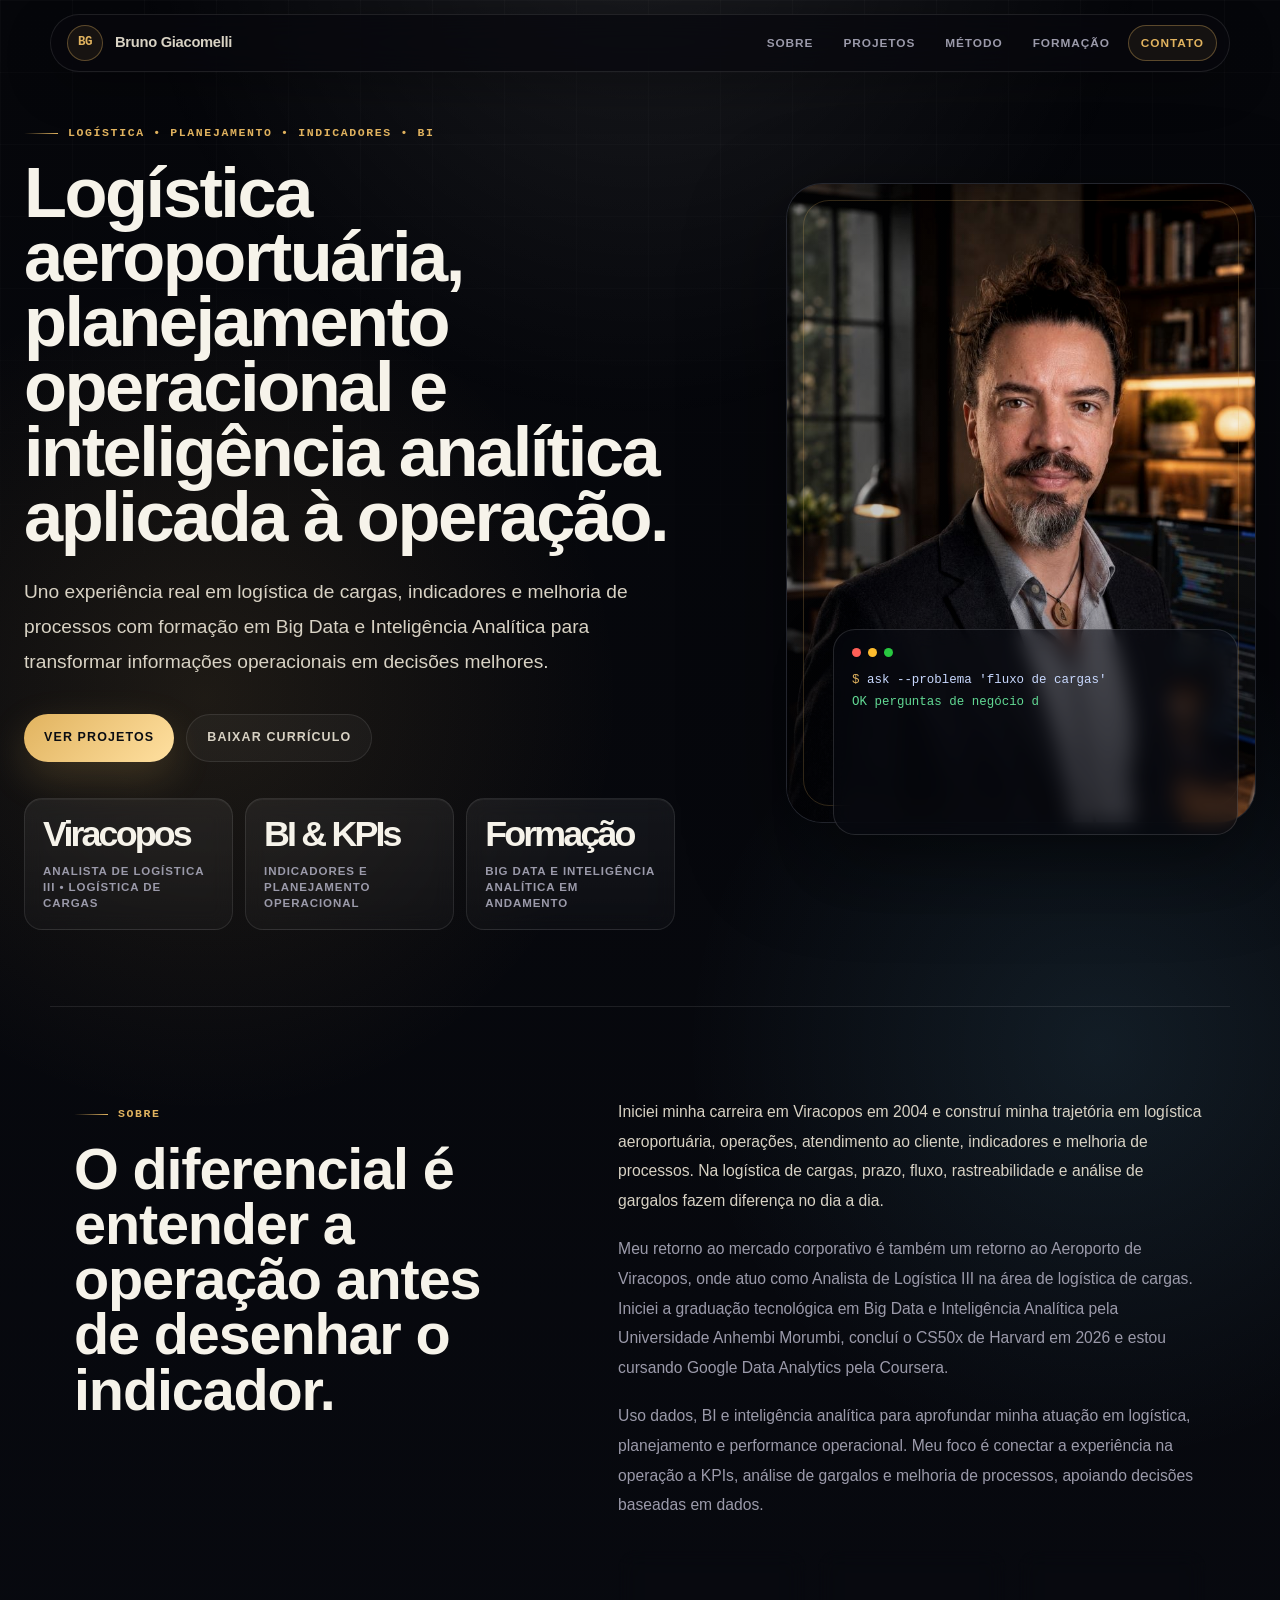
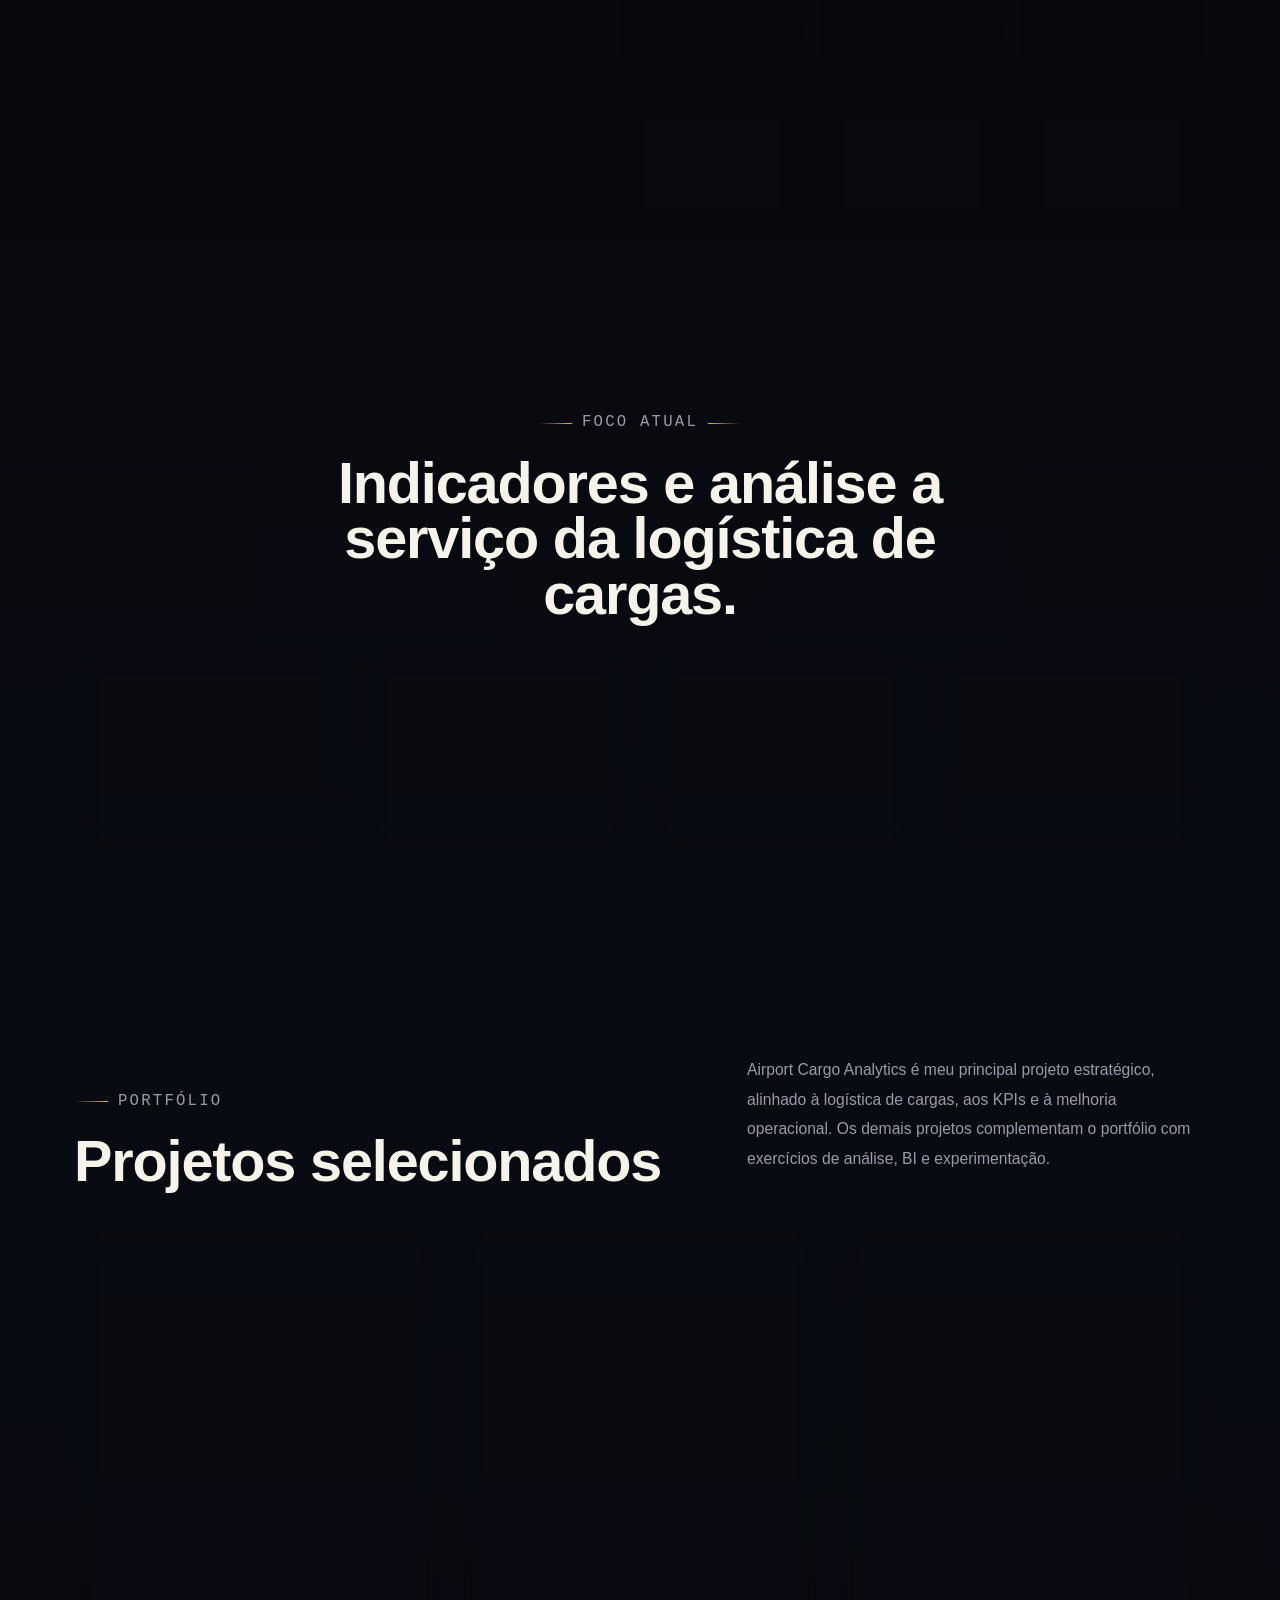
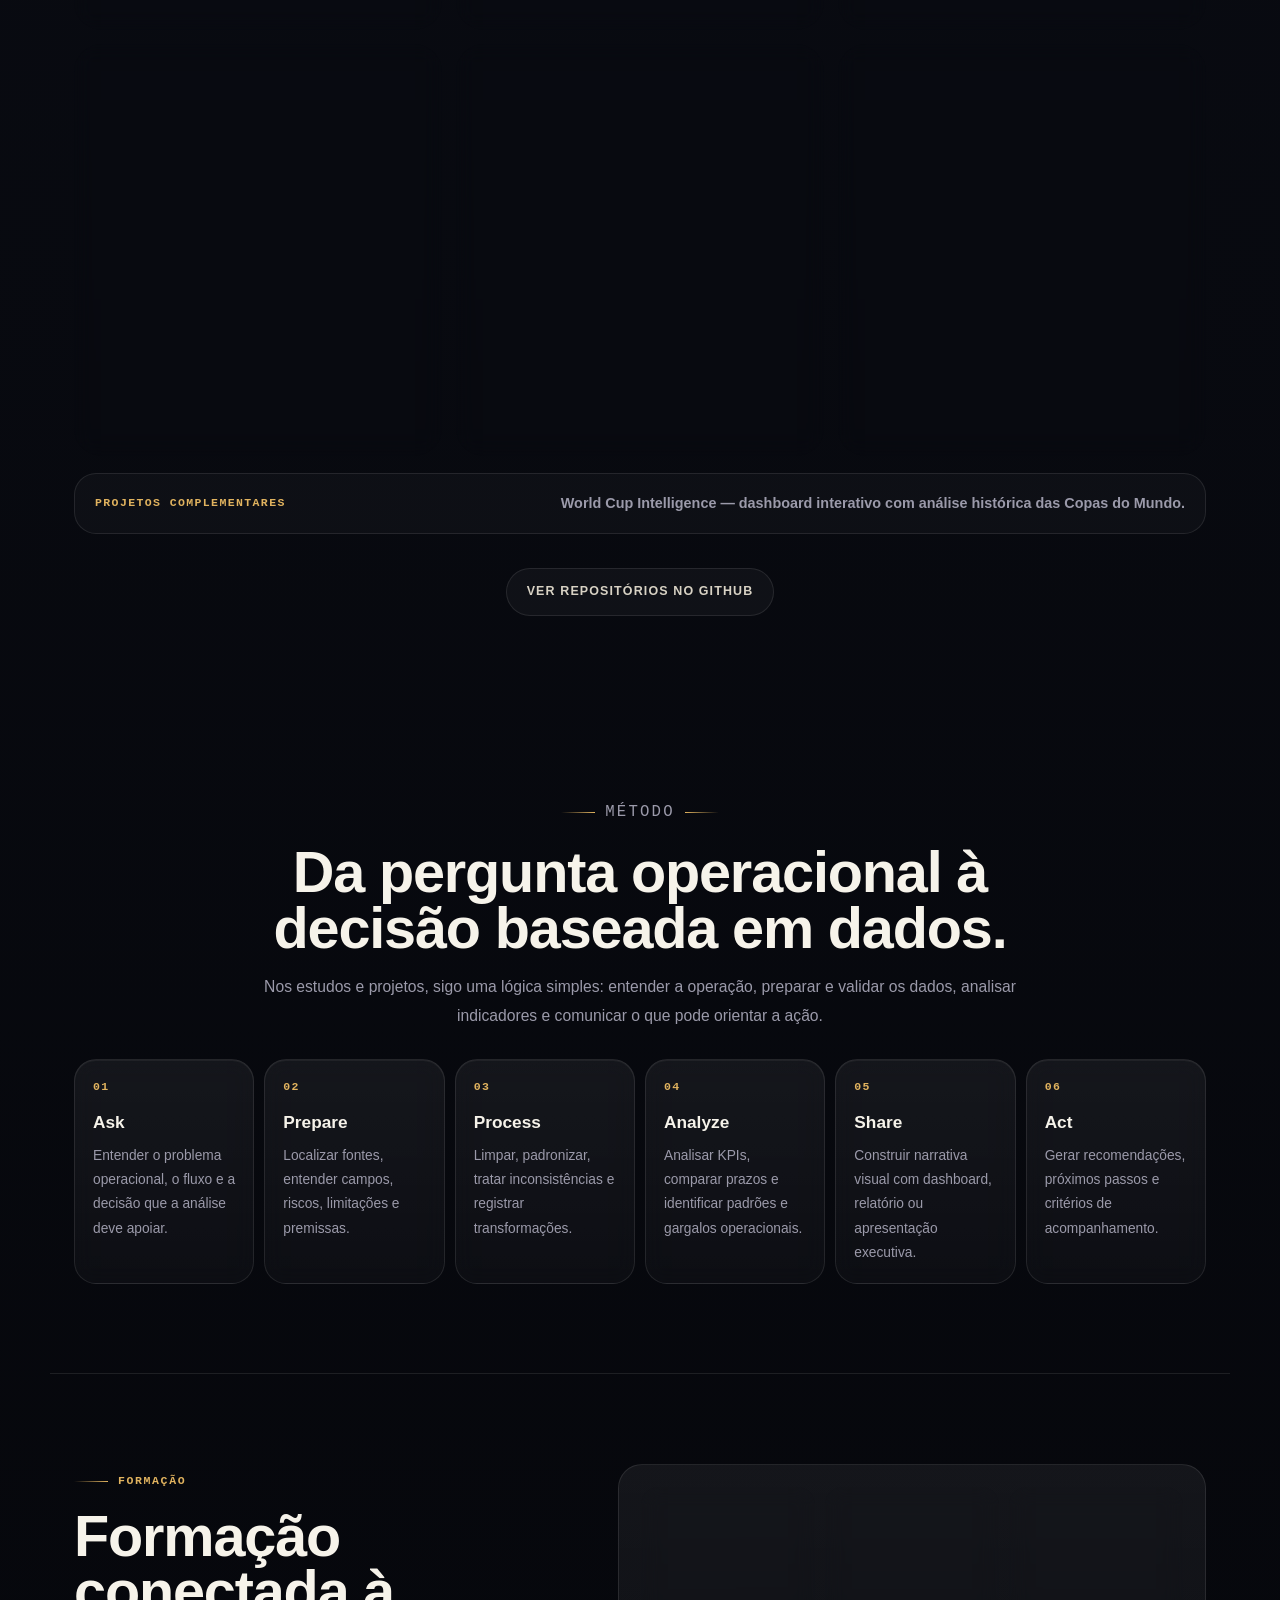
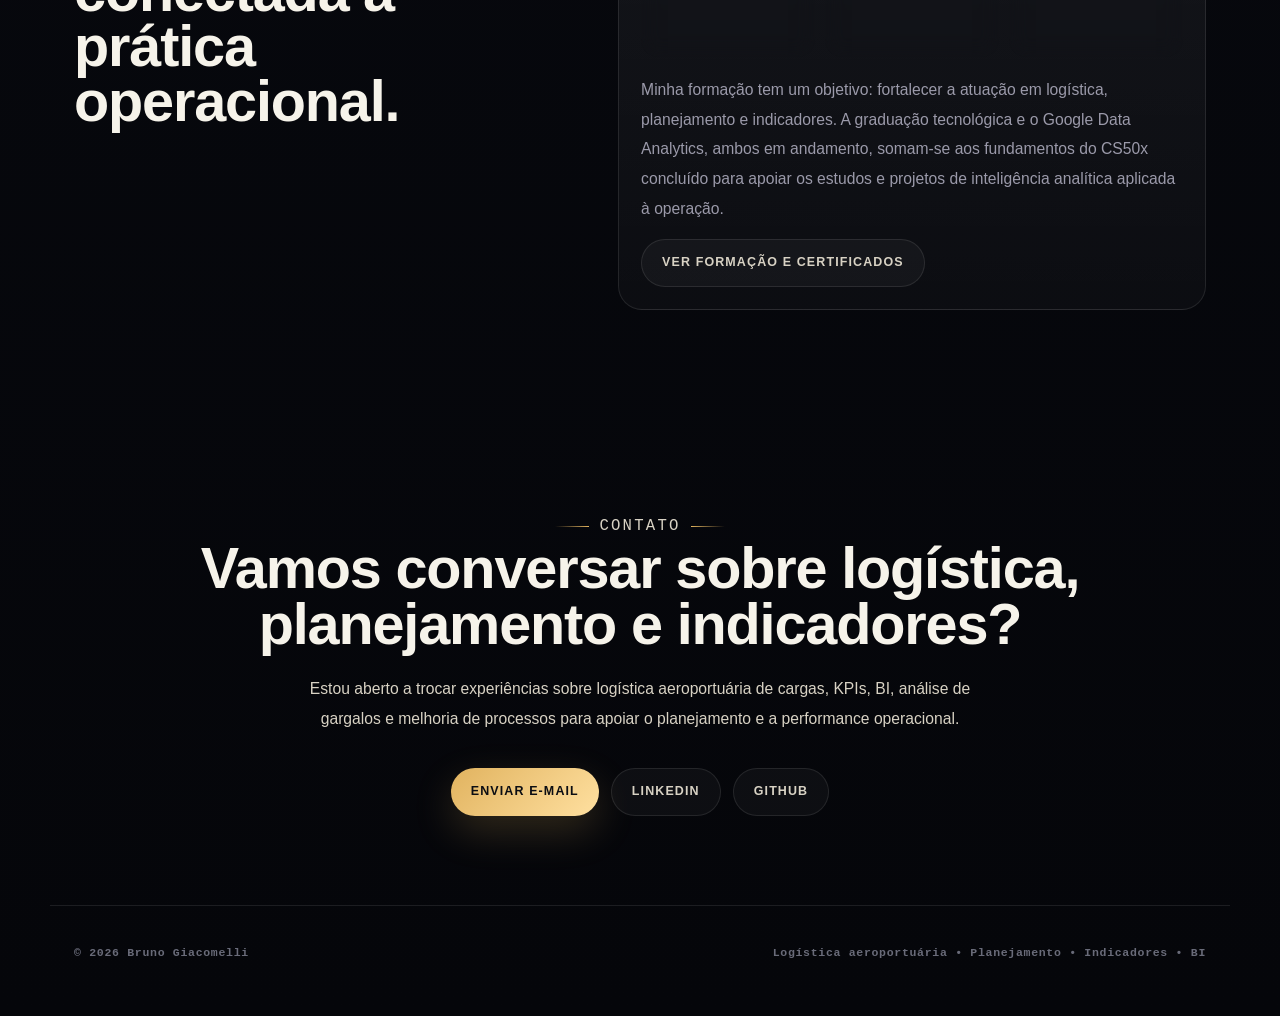
<file: index.html>
<!DOCTYPE html>
<html lang="pt-BR">
<head>
  <meta charset="UTF-8" />
  <meta name="viewport" content="width=device-width, initial-scale=1.0" />
  <title>Bruno Giacomelli | Logística Aeroportuária & Inteligência Analítica</title>
  <meta name="description" content="Bruno Giacomelli: logística aeroportuária de cargas em Viracopos, planejamento operacional, indicadores e BI, com formação em Big Data e Inteligência Analítica." />
  <meta name="author" content="Bruno Giacomelli" />
  <meta property="og:title" content="Bruno Giacomelli | Logística Aeroportuária & Inteligência Analítica" />
  <meta property="og:description" content="Experiência em logística de cargas, indicadores e melhoria de processos conectada à inteligência analítica aplicada à operação." />
  <meta property="og:type" content="website" />
  <link rel="icon" href="data:image/svg+xml,%3Csvg xmlns='http://www.w3.org/2000/svg' viewBox='0 0 64 64'%3E%3Crect width='64' height='64' rx='16' fill='%2305060a'/%3E%3Ctext x='50%25' y='56%25' text-anchor='middle' font-family='Arial' font-size='24' font-weight='700' fill='%23e1b35f'%3EBG%3C/text%3E%3C/svg%3E" />
  <link rel="stylesheet" href="style.css?v=20260827b" />
</head>
<body>
  <a class="skip-link" href="#conteudo">Ir para o conteúdo</a>

  <header class="site-header" aria-label="Cabeçalho principal">
    <a class="brand" href="#home" aria-label="Voltar ao início">
      <span class="brand-symbol">BG</span>
      <span class="brand-copy">Bruno Giacomelli</span>
    </a>
    <button class="menu-toggle" type="button" aria-label="Abrir menu" aria-expanded="false">Menu</button>
    <nav class="main-nav" aria-label="Navegação principal">
      <a href="#sobre">Sobre</a>
      <a href="#projetos">Projetos</a>
      <a href="#metodo">Método</a>
      <a href="#formacao">Formação</a>
      <a class="nav-pill" href="#contato">Contato</a>
    </nav>
  </header>

  <main id="conteudo">
    <section id="home" class="hero section-shell">
      <div class="hero-grid">
        <div class="hero-copy reveal">
          <p class="eyebrow">Logística • Planejamento • Indicadores • BI</p>
          <h1>Logística aeroportuária, planejamento operacional e inteligência analítica aplicada à operação.</h1>
          <p class="hero-subtitle">
            Uno experiência real em logística de cargas, indicadores e melhoria de processos com formação em Big Data e Inteligência Analítica para transformar informações operacionais em decisões melhores.
          </p>
          <div class="hero-actions" aria-label="Ações principais">
            <a class="button button-primary" href="#projetos">Ver projetos</a>
            <a class="button button-secondary" href="assets/Bruno_Giacomelli_CV_Logistica_Planejamento_Indicadores_BI.pdf" target="_blank" rel="noreferrer">Baixar currículo</a>
          </div>

          <div class="proof-strip" aria-label="Resumo de posicionamento profissional">
            <article>
              <strong>Viracopos</strong>
              <span>Analista de Logística III • Logística de cargas</span>
            </article>
            <article>
              <strong>BI & KPIs</strong>
              <span>Indicadores e planejamento operacional</span>
            </article>
            <article>
              <strong>Formação</strong>
              <span>Big Data e Inteligência Analítica em andamento</span>
            </article>
          </div>
        </div>

        <div class="hero-visual reveal" aria-label="Apresentação visual do portfólio">
          <div class="portrait-card">
            <img src="assets/bruno-profile-2026.jpg" alt="Bruno Giacomelli em retrato profissional" />
            <div class="portrait-shade"></div>
          </div>
          <aside class="terminal-card" aria-label="Resumo animado de competências">
            <div class="terminal-top" aria-hidden="true"><span></span><span></span><span></span></div>
            <div id="terminal-content" class="terminal-content"></div>
          </aside>
        </div>
      </div>
    </section>

    <section id="sobre" class="section-shell split-section reveal">
      <div class="section-kicker">
        <p class="eyebrow">Sobre</p>
        <h2>O diferencial é entender a operação antes de desenhar o indicador.</h2>
      </div>
      <div class="rich-copy">
        <p>
          Iniciei minha carreira em Viracopos em 2004 e construí minha trajetória em logística aeroportuária, operações, atendimento ao cliente, indicadores e melhoria de processos. Na logística de cargas, prazo, fluxo, rastreabilidade e análise de gargalos fazem diferença no dia a dia.
        </p>
        <p>
          Meu retorno ao mercado corporativo é também um retorno ao Aeroporto de Viracopos, onde atuo como Analista de Logística III na área de logística de cargas. Iniciei a graduação tecnológica em Big Data e Inteligência Analítica pela Universidade Anhembi Morumbi, concluí o CS50x de Harvard em 2026 e estou cursando Google Data Analytics pela Coursera.
        </p>
        <p>
          Uso dados, BI e inteligência analítica para aprofundar minha atuação em logística, planejamento e performance operacional. Meu foco é conectar a experiência na operação a KPIs, análise de gargalos e melhoria de processos, apoiando decisões baseadas em dados.
        </p>
        <div class="value-grid" aria-label="Proposta de valor">
          <article>
            <span>01</span>
            <strong>Entender o fluxo</strong>
            <p>Conectar a rotina da logística de cargas às exceções, aos gargalos e às decisões operacionais.</p>
          </article>
          <article>
            <span>02</span>
            <strong>Construir indicadores</strong>
            <p>Definir KPIs úteis e rastreáveis para acompanhar prazos, qualidade e performance operacional.</p>
          </article>
          <article>
            <span>03</span>
            <strong>Apoiar decisões</strong>
            <p>Usar análises e BI para orientar o planejamento e identificar oportunidades de melhoria.</p>
          </article>
        </div>
      </div>
    </section>

    <section class="section-shell reveal" aria-labelledby="stack-title">
      <div class="section-heading center-heading">
        <p class="eyebrow centered">Foco atual</p>
        <h2 id="stack-title">Indicadores e análise a serviço da logística de cargas.</h2>
      </div>
      <div class="stack-grid">
        <article>
          <span>Business Intelligence</span>
          <p>Power BI e Excel em projetos de dashboards, KPIs e relatórios para apoiar decisões operacionais.</p>
        </article>
        <article>
          <span>Análise operacional</span>
          <p>Preparação e validação de bases, consultas SQL e análise de gargalos para entender o fluxo da operação.</p>
        </article>
        <article>
          <span>Logística & Planejamento</span>
          <p>Logística aeroportuária de cargas, atendimento ao cliente, SLA, rastreabilidade e melhoria de processos.</p>
        </article>
        <article>
          <span>Inteligência analítica</span>
          <p>Formação em Big Data e Google Data Analytics, com fundamentos do CS50x aplicados aos estudos e projetos.</p>
        </article>
      </div>
    </section>

    <section id="projetos" class="section-shell reveal">
      <div class="section-heading project-heading">
        <div>
          <p class="eyebrow">Portfólio</p>
          <h2>Projetos selecionados</h2>
        </div>
        <p>
          Airport Cargo Analytics é meu principal projeto estratégico, alinhado à logística de cargas, aos KPIs e à melhoria operacional. Os demais projetos complementam o portfólio com exercícios de análise, BI e experimentação.
        </p>
      </div>

      <div class="projects-grid">
        <article class="project-card featured">
          <div class="card-topline"><span>Projeto principal</span><span>BI</span></div>
          <h3>Airport Cargo Analytics</h3>
          <p>Projeto autoral de análise aplicada à logística aeroportuária de cargas. Conecta KPIs operacionais, SLA, gargalos e conformidade para apoiar o planejamento, a melhoria de processos e a tomada de decisão.</p>
          <div class="project-meta">
            <span>Logística</span><span>Power BI</span><span>SQL</span><span>KPIs</span><span>Operações</span>
          </div>
          <a href="https://github.com/brunogiacomelli1979-cyber/airport-cargo-analytics" target="_blank" rel="noreferrer">Ver no GitHub</a>
        </article>

        <article class="project-card featured-alt">
          <div class="card-topline"><span>SQL</span><span>Educação</span><span>Dados</span></div>
          <h3>SQL Quest Platform</h3>
          <p>Projeto complementar de aprendizagem de SQL: jogo educacional com missões, validação automática, banco SQLite no navegador e progressão gamificada.</p>
          <div class="project-meta">
            <span>SQL</span><span>JavaScript</span><span>HTML/CSS</span><span>SQLite</span><span>Educação em dados</span>
          </div>
          <a href="https://github.com/brunogiacomelli1979-cyber/sql-quest-platform" target="_blank" rel="noreferrer">Ver no GitHub</a>
        </article>

        <article class="project-card">
          <div class="card-topline"><span>BI</span><span>Dashboard</span><span>Negócio</span></div>
          <h3>Power BI Global Sales</h3>
          <p>Projeto de BI para vendas globais, com indicadores por categoria, país, desconto e prioridade de entrega. Complementa o portfólio com uma visão gerencial de negócio.</p>
          <div class="project-meta">
            <span>Power BI</span><span>DAX</span><span>Power Query</span><span>KPIs</span><span>Storytelling</span>
          </div>
          <a href="https://github.com/brunogiacomelli1979-cyber/powerbi-global-sales-dashboard" target="_blank" rel="noreferrer">Ver no GitHub</a>
        </article>

        <article class="project-card">
          <div class="card-topline"><span>Método</span><span>Dados</span><span>Governança</span></div>
          <h3>Protocolo ADA</h3>
          <p>Estrutura metodológica em evolução para organizar análises com documentação, validação e rastreabilidade. A IA atua como apoio, com checkpoints humanos.</p>
          <div class="project-meta">
            <span>Dados</span><span>IA assistida</span><span>Validação</span><span>Governança</span><span>Python</span>
          </div>
          <span class="project-note">Em evolução</span>
        </article>

        <article class="project-card">
          <div class="card-topline"><span>SaaS</span><span>Dados</span><span>Produto</span></div>
          <h3>Glix</h3>
          <p>Projeto complementar de aplicação web para registro e acompanhamento de glicemia, com autenticação, banco de dados, histórico e visualização de informações pessoais de saúde.</p>
          <div class="project-meta">
            <span>Next.js</span><span>Supabase</span><span>Auth</span><span>Postgres</span><span>Produto digital</span>
          </div>
          <a href="https://github.com/brunogiacomelli1979-cyber/Glix" target="_blank" rel="noreferrer">Ver no GitHub</a>
        </article>

        <article class="project-card">
          <div class="card-topline"><span>Experimental</span><span>Automação</span><span>IA</span></div>
          <h3>ZenFlow AI</h3>
          <p>Projeto experimental de automação para estúdios de yoga, com atendimento via WhatsApp, qualificação de leads, CRM visual, pagamentos e follow-up automatizado.</p>
          <div class="project-meta">
            <span>n8n</span><span>Supabase</span><span>IA</span><span>Asaas</span><span>WhatsApp</span>
          </div>
          <a href="https://brunogiacomelli1979-cyber.github.io/zenflow-ai-agente-yoga/" target="_blank" rel="noreferrer">Abrir projeto</a>
        </article>
      </div>

      <div class="complementary-projects" aria-label="Projetos complementares">
        <span>Projetos complementares</span>
        <a href="https://github.com/brunogiacomelli1979-cyber/world-cup-intelligence-dashboard" target="_blank" rel="noreferrer">World Cup Intelligence — dashboard interativo com análise histórica das Copas do Mundo.</a>
      </div>

      <div class="section-action">
        <a class="button button-secondary" href="https://github.com/brunogiacomelli1979-cyber?tab=repositories" target="_blank" rel="noreferrer">Ver repositórios no GitHub</a>
      </div>
    </section>

    <section id="metodo" class="section-shell reveal">
      <div class="section-heading center-heading">
        <p class="eyebrow centered">Método</p>
        <h2>Da pergunta operacional à decisão baseada em dados.</h2>
        <p>Nos estudos e projetos, sigo uma lógica simples: entender a operação, preparar e validar os dados, analisar indicadores e comunicar o que pode orientar a ação.</p>
      </div>

      <div class="method-timeline" aria-label="Método de análise aplicada à operação">
        <article><span>01</span><strong>Ask</strong><p>Entender o problema operacional, o fluxo e a decisão que a análise deve apoiar.</p></article>
        <article><span>02</span><strong>Prepare</strong><p>Localizar fontes, entender campos, riscos, limitações e premissas.</p></article>
        <article><span>03</span><strong>Process</strong><p>Limpar, padronizar, tratar inconsistências e registrar transformações.</p></article>
        <article><span>04</span><strong>Analyze</strong><p>Analisar KPIs, comparar prazos e identificar padrões e gargalos operacionais.</p></article>
        <article><span>05</span><strong>Share</strong><p>Construir narrativa visual com dashboard, relatório ou apresentação executiva.</p></article>
        <article><span>06</span><strong>Act</strong><p>Gerar recomendações, próximos passos e critérios de acompanhamento.</p></article>
      </div>
    </section>

    <section id="formacao" class="section-shell split-section reveal">
      <div class="section-kicker">
        <p class="eyebrow">Formação</p>
        <h2>Formação conectada à prática operacional.</h2>
      </div>
      <div class="credential-panel">
        <div class="credential-numbers" aria-label="Resumo da formação">
          <article><strong>Big Data</strong><span>Big Data e Inteligência Analítica - Universidade Anhembi Morumbi - em andamento</span></article>
          <article><strong>CS50x</strong><span>Harvard - concluído em 2026</span></article>
          <article><strong>Google</strong><span>Google Data Analytics - Coursera - em andamento</span></article>
        </div>
        <p>
          Minha formação tem um objetivo: fortalecer a atuação em logística, planejamento e indicadores. A graduação tecnológica e o Google Data Analytics, ambos em andamento, somam-se aos fundamentos do CS50x concluído para apoiar os estudos e projetos de inteligência analítica aplicada à operação.
        </p>
        <a class="button button-secondary" href="certificados.html">Ver formação e certificados</a>
      </div>
    </section>

    <section id="contato" class="section-shell contact-cta reveal">
      <p class="eyebrow centered">Contato</p>
      <h2>Vamos conversar sobre logística, planejamento e indicadores?</h2>
      <p>
        Estou aberto a trocar experiências sobre logística aeroportuária de cargas, KPIs, BI, análise de gargalos e melhoria de processos para apoiar o planejamento e a performance operacional.
      </p>
      <div class="contact-actions">
        <a class="button button-primary" href="mailto:bruno.giacomelli1979@gmail.com">Enviar e-mail</a>
        <a class="button button-secondary" href="https://www.linkedin.com/in/bruno-giacomelli-9b049934a/" target="_blank" rel="noreferrer">LinkedIn</a>
        <a class="button button-secondary" href="https://github.com/brunogiacomelli1979-cyber" target="_blank" rel="noreferrer">GitHub</a>
      </div>
    </section>
  </main>

  <footer class="site-footer">
    <p>© <span id="year">2026</span> Bruno Giacomelli</p>
    <p>Logística aeroportuária • Planejamento • Indicadores • BI</p>
  </footer>

  <script src="script.js"></script>
</body>
</html>
</file>
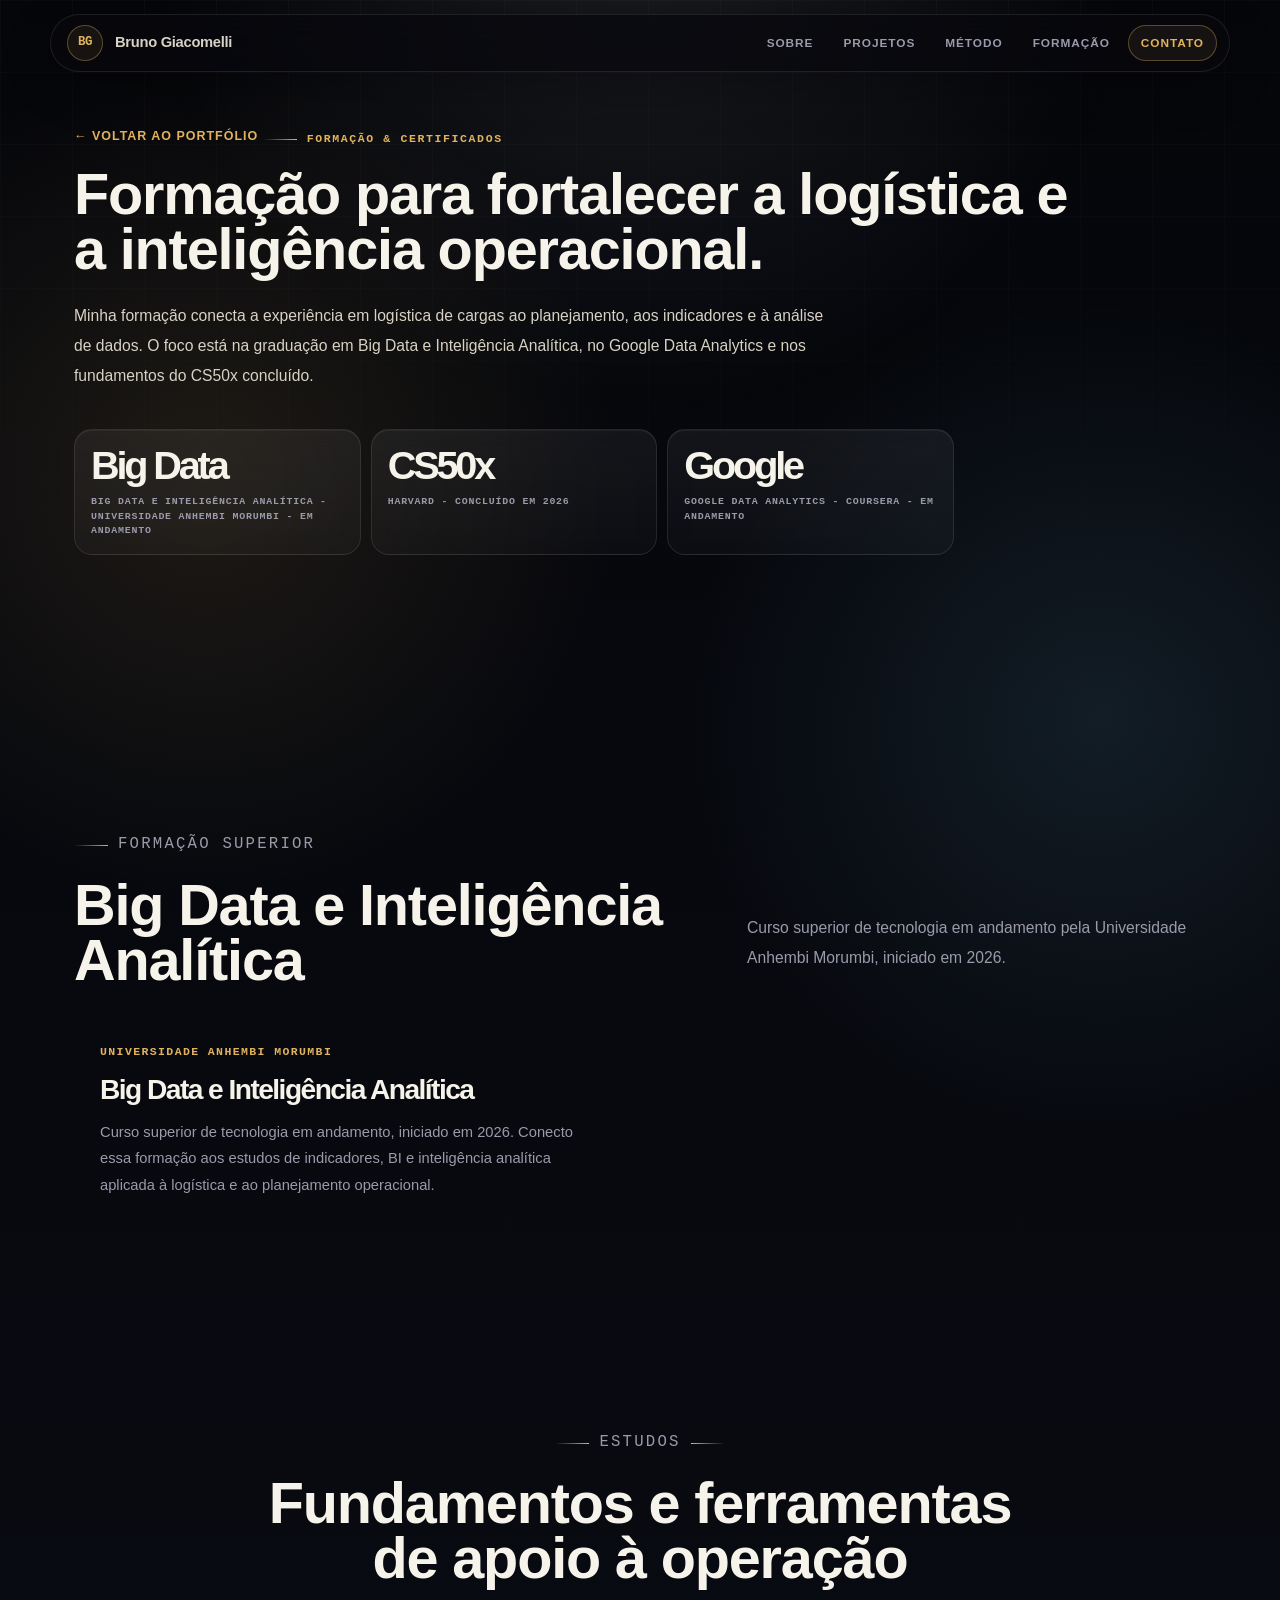
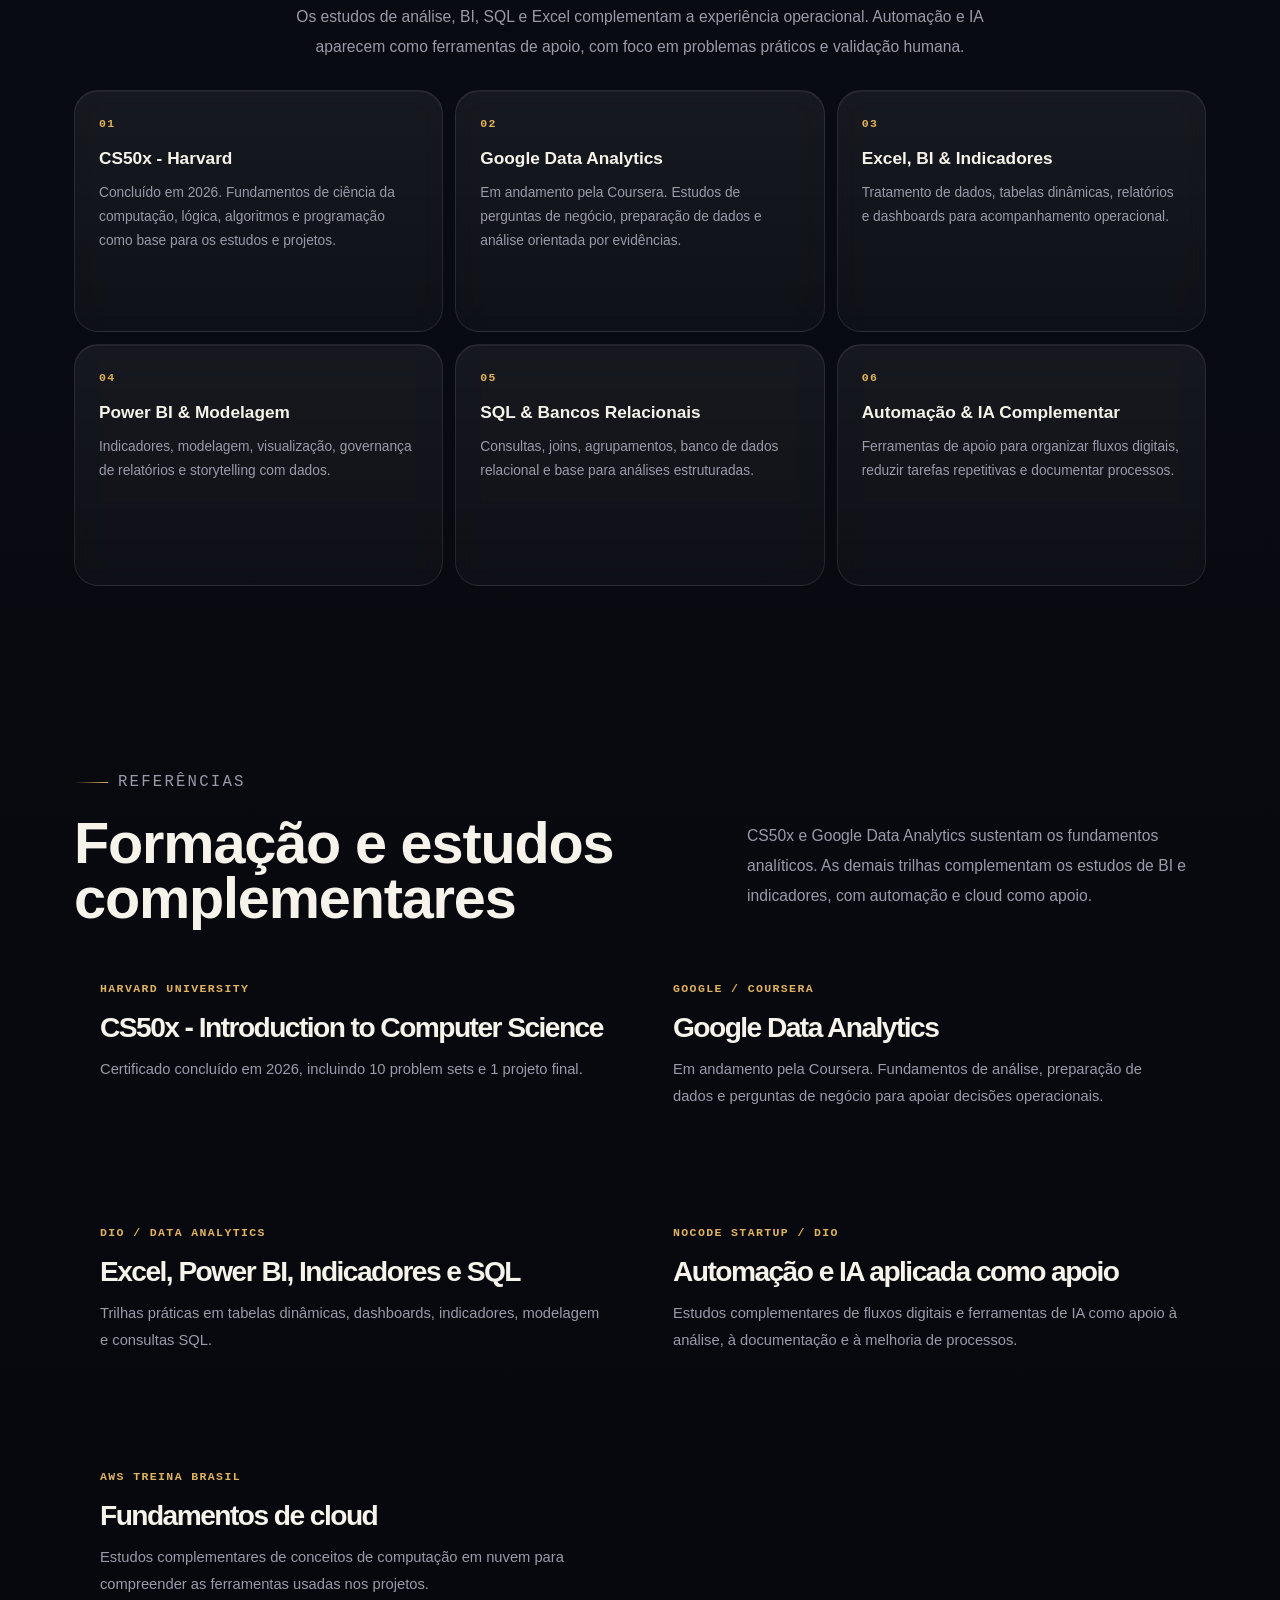
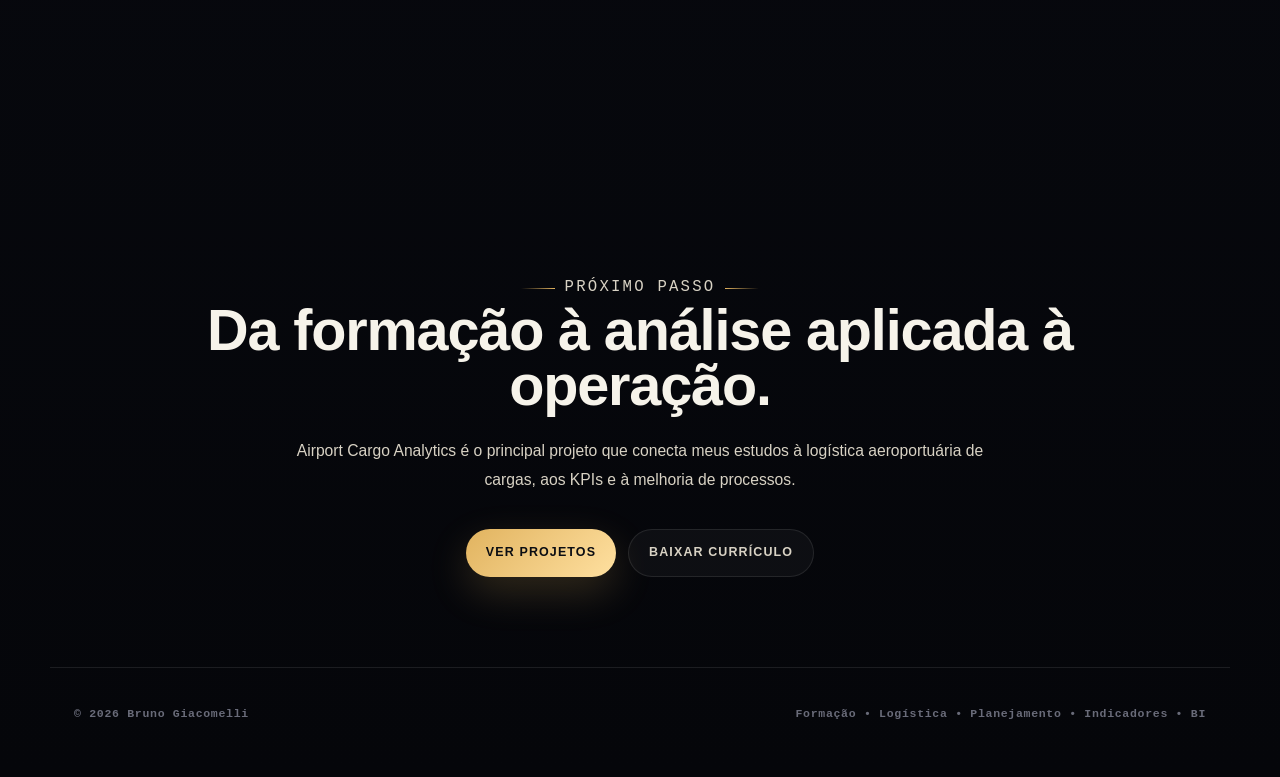
<file: certificados.html>
<!DOCTYPE html>
<html lang="pt-BR">
<head>
  <meta charset="UTF-8" />
  <meta name="viewport" content="width=device-width, initial-scale=1.0" />
  <title>Formação e Certificados | Bruno Giacomelli</title>
  <meta name="description" content="Formação de Bruno Giacomelli em Big Data e Inteligência Analítica, Google Data Analytics e CS50x, conectada à logística aeroportuária, ao planejamento e aos indicadores." />
  <meta name="author" content="Bruno Giacomelli" />
  <link rel="icon" href="data:image/svg+xml,%3Csvg xmlns='http://www.w3.org/2000/svg' viewBox='0 0 64 64'%3E%3Crect width='64' height='64' rx='16' fill='%2305060a'/%3E%3Ctext x='50%25' y='56%25' text-anchor='middle' font-family='Arial' font-size='24' font-weight='700' fill='%23e1b35f'%3EBG%3C/text%3E%3C/svg%3E" />
  <link rel="stylesheet" href="style.css?v=20260827" />
</head>
<body>
  <a class="skip-link" href="#conteudo">Ir para o conteúdo</a>

  <header class="site-header" aria-label="Cabeçalho principal">
    <a class="brand" href="index.html" aria-label="Voltar ao portfólio">
      <span class="brand-symbol">BG</span>
      <span class="brand-copy">Bruno Giacomelli</span>
    </a>
    <button class="menu-toggle" type="button" aria-label="Abrir menu" aria-expanded="false">Menu</button>
    <nav class="main-nav" aria-label="Navegação principal">
      <a href="index.html#sobre">Sobre</a>
      <a href="index.html#projetos">Projetos</a>
      <a href="index.html#metodo">Método</a>
      <a href="certificados.html">Formação</a>
      <a class="nav-pill" href="index.html#contato">Contato</a>
    </nav>
  </header>

  <main id="conteudo">
    <section class="cert-hero section-shell reveal">
      <a class="back-link" href="index.html">← Voltar ao portfólio</a>
      <p class="eyebrow">Formação & Certificados</p>
      <h1>Formação para fortalecer a logística e a inteligência operacional.</h1>
      <p>
        Minha formação conecta a experiência em logística de cargas ao planejamento, aos indicadores e à análise de dados. O foco está na graduação em Big Data e Inteligência Analítica, no Google Data Analytics e nos fundamentos do CS50x concluído.
      </p>
      <div class="credential-numbers wide" aria-label="Resumo da formação">
        <article><strong>Big Data</strong><span>Big Data e Inteligência Analítica - Universidade Anhembi Morumbi - em andamento</span></article>
        <article><strong>CS50x</strong><span>Harvard - concluído em 2026</span></article>
        <article><strong>Google</strong><span>Google Data Analytics - Coursera - em andamento</span></article>
      </div>
    </section>

    <section class="section-shell reveal">
      <div class="section-heading project-heading">
        <div>
          <p class="eyebrow">Formação superior</p>
          <h2>Big Data e Inteligência Analítica</h2>
        </div>
        <p>Curso superior de tecnologia em andamento pela Universidade Anhembi Morumbi, iniciado em 2026.</p>
      </div>

      <div class="reference-grid">
        <article>
          <span>Universidade Anhembi Morumbi</span>
          <h3>Big Data e Inteligência Analítica</h3>
          <p>Curso superior de tecnologia em andamento, iniciado em 2026. Conecto essa formação aos estudos de indicadores, BI e inteligência analítica aplicada à logística e ao planejamento operacional.</p>
        </article>
      </div>
    </section>

    <section class="section-shell reveal">
      <div class="section-heading center-heading">
        <p class="eyebrow centered">Estudos</p>
        <h2>Fundamentos e ferramentas de apoio à operação</h2>
        <p>Os estudos de análise, BI, SQL e Excel complementam a experiência operacional. Automação e IA aparecem como ferramentas de apoio, com foco em problemas práticos e validação humana.</p>
      </div>

      <div class="track-grid">
        <article><span>01</span><strong>CS50x - Harvard</strong><p>Concluído em 2026. Fundamentos de ciência da computação, lógica, algoritmos e programação como base para os estudos e projetos.</p></article>
        <article><span>02</span><strong>Google Data Analytics</strong><p>Em andamento pela Coursera. Estudos de perguntas de negócio, preparação de dados e análise orientada por evidências.</p></article>
        <article><span>03</span><strong>Excel, BI & Indicadores</strong><p>Tratamento de dados, tabelas dinâmicas, relatórios e dashboards para acompanhamento operacional.</p></article>
        <article><span>04</span><strong>Power BI & Modelagem</strong><p>Indicadores, modelagem, visualização, governança de relatórios e storytelling com dados.</p></article>
        <article><span>05</span><strong>SQL & Bancos Relacionais</strong><p>Consultas, joins, agrupamentos, banco de dados relacional e base para análises estruturadas.</p></article>
        <article><span>06</span><strong>Automação & IA Complementar</strong><p>Ferramentas de apoio para organizar fluxos digitais, reduzir tarefas repetitivas e documentar processos.</p></article>
      </div>
    </section>

    <section class="section-shell reveal">
      <div class="section-heading project-heading">
        <div>
          <p class="eyebrow">Referências</p>
          <h2>Formação e estudos complementares</h2>
        </div>
        <p>CS50x e Google Data Analytics sustentam os fundamentos analíticos. As demais trilhas complementam os estudos de BI e indicadores, com automação e cloud como apoio.</p>
      </div>

      <div class="reference-grid">
        <article>
          <span>Harvard University</span>
          <h3>CS50x - Introduction to Computer Science</h3>
          <p>Certificado concluído em 2026, incluindo 10 problem sets e 1 projeto final.</p>
        </article>
        <article>
          <span>Google / Coursera</span>
          <h3>Google Data Analytics</h3>
          <p>Em andamento pela Coursera. Fundamentos de análise, preparação de dados e perguntas de negócio para apoiar decisões operacionais.</p>
        </article>
        <article>
          <span>DIO / Data Analytics</span>
          <h3>Excel, Power BI, Indicadores e SQL</h3>
          <p>Trilhas práticas em tabelas dinâmicas, dashboards, indicadores, modelagem e consultas SQL.</p>
        </article>
        <article>
          <span>NoCode Startup / DIO</span>
          <h3>Automação e IA aplicada como apoio</h3>
          <p>Estudos complementares de fluxos digitais e ferramentas de IA como apoio à análise, à documentação e à melhoria de processos.</p>
        </article>
        <article>
          <span>AWS Treina Brasil</span>
          <h3>Fundamentos de cloud</h3>
          <p>Estudos complementares de conceitos de computação em nuvem para compreender as ferramentas usadas nos projetos.</p>
        </article>
      </div>
    </section>

    <section class="section-shell contact-cta reveal">
      <p class="eyebrow centered">Próximo passo</p>
      <h2>Da formação à análise aplicada à operação.</h2>
      <p>Airport Cargo Analytics é o principal projeto que conecta meus estudos à logística aeroportuária de cargas, aos KPIs e à melhoria de processos.</p>
      <div class="contact-actions">
        <a class="button button-primary" href="index.html#projetos">Ver projetos</a>
        <a class="button button-secondary" href="assets/Bruno_Giacomelli_CV_Logistica_Planejamento_Indicadores_BI.pdf" target="_blank" rel="noreferrer">Baixar currículo</a>
      </div>
    </section>
  </main>

  <footer class="site-footer">
    <p>© <span id="year">2026</span> Bruno Giacomelli</p>
    <p>Formação • Logística • Planejamento • Indicadores • BI</p>
  </footer>

  <script src="script.js"></script>
</body>
</html>
</file>
<file: style.css>
*, *::before, *::after {
  box-sizing: border-box;
}

:root {
  --bg: #05060a;
  --bg-2: #090b12;
  --surface: rgba(17, 20, 31, 0.72);
  --surface-strong: rgba(25, 29, 43, 0.92);
  --surface-soft: rgba(255, 255, 255, 0.035);
  --border: rgba(255, 255, 255, 0.095);
  --border-strong: rgba(225, 179, 95, 0.35);
  --text: #f6f3ea;
  --text-soft: #d8d2c4;
  --muted: #9b9aaa;
  --quiet: #696b79;
  --gold: #e1b35f;
  --gold-2: #ad7f36;
  --cyan: #78d3ff;
  --green: #62d994;
  --shadow: 0 30px 100px rgba(0, 0, 0, 0.42);
  --radius: 28px;
  --radius-sm: 18px;
  --max: 1180px;
}

html {
  scroll-behavior: smooth;
  scroll-padding-top: 104px;
}

body {
  min-height: 100vh;
  margin: 0;
  color: var(--text);
  background:
    radial-gradient(circle at 16% 12%, rgba(225, 179, 95, 0.11), transparent 26rem),
    radial-gradient(circle at 86% 18%, rgba(120, 211, 255, 0.10), transparent 26rem),
    linear-gradient(180deg, #05060a 0%, #090b12 45%, #05060a 100%);
  font-family: "Segoe UI", Inter, Arial, Helvetica, sans-serif;
  font-size: 16px;
  line-height: 1.6;
  -webkit-font-smoothing: antialiased;
  text-rendering: optimizeLegibility;
}

body::before {
  content: "";
  position: fixed;
  inset: 0;
  pointer-events: none;
  z-index: -2;
  background:
    linear-gradient(rgba(255,255,255,0.025) 1px, transparent 1px),
    linear-gradient(90deg, rgba(255,255,255,0.025) 1px, transparent 1px);
  background-size: 72px 72px;
  mask-image: linear-gradient(to bottom, black, transparent 82%);
}

body::after {
  content: "";
  position: fixed;
  inset: 0;
  pointer-events: none;
  z-index: -1;
  background: radial-gradient(circle at 50% -10%, rgba(255,255,255,0.09), transparent 32rem);
}

::selection {
  color: #0b0d12;
  background: var(--gold);
}

a {
  color: inherit;
}

.skip-link {
  position: absolute;
  left: 1rem;
  top: -4rem;
  z-index: 100;
  padding: 0.7rem 1rem;
  color: #0b0d12;
  background: var(--gold);
  border-radius: 999px;
  font-weight: 700;
  text-decoration: none;
}

.skip-link:focus {
  top: 1rem;
}

.site-header {
  position: fixed;
  top: 14px;
  left: 50%;
  z-index: 50;
  width: min(calc(100% - 32px), var(--max));
  height: 58px;
  display: flex;
  align-items: center;
  justify-content: space-between;
  gap: 24px;
  padding: 0 12px 0 16px;
  border: 1px solid var(--border);
  border-radius: 999px;
  background: rgba(7, 8, 13, 0.72);
  box-shadow: 0 14px 46px rgba(0,0,0,0.30);
  backdrop-filter: blur(18px);
  transform: translateX(-50%);
}

.brand {
  display: inline-flex;
  align-items: center;
  gap: 12px;
  min-width: 0;
  color: var(--text);
  text-decoration: none;
}

.brand-symbol {
  display: inline-grid;
  place-items: center;
  width: 36px;
  height: 36px;
  flex: 0 0 auto;
  border: 1px solid var(--border-strong);
  border-radius: 50%;
  color: var(--gold);
  background: rgba(225, 179, 95, 0.08);
  font-family: Consolas, "SFMono-Regular", "Liberation Mono", monospace;
  font-size: 0.78rem;
  font-weight: 700;
  letter-spacing: -0.04em;
}

.brand-copy {
  color: var(--text-soft);
  font-size: 0.92rem;
  font-weight: 700;
  letter-spacing: -0.02em;
  white-space: nowrap;
}

.main-nav {
  display: flex;
  align-items: center;
  gap: 6px;
}

.main-nav a,
.menu-toggle {
  display: inline-flex;
  align-items: center;
  justify-content: center;
  min-height: 36px;
  padding: 0 12px;
  border-radius: 999px;
  color: var(--muted);
  font-size: 0.74rem;
  font-weight: 800;
  letter-spacing: 0.08em;
  text-decoration: none;
  text-transform: uppercase;
  transition: color 0.2s ease, background 0.2s ease, border-color 0.2s ease;
}

.main-nav a:hover,
.main-nav a.active {
  color: var(--text);
  background: rgba(255, 255, 255, 0.055);
}

.main-nav .nav-pill {
  color: var(--gold);
  border: 1px solid var(--border-strong);
  background: rgba(225, 179, 95, 0.07);
}

.menu-toggle {
  display: none;
  border: 1px solid var(--border);
  background: transparent;
  cursor: pointer;
}

.section-shell {
  width: min(100%, var(--max));
  margin: 0 auto;
  padding: clamp(60px, 7vw, 92px) 24px;
}

.hero {
  width: min(100%, 1280px);
  min-height: min(920px, 100svh);
  padding-top: 116px;
  padding-bottom: clamp(54px, 6vw, 76px);
}

.hero-grid {
  display: grid;
  grid-template-columns: minmax(0, 1.05fr) minmax(320px, 0.82fr);
  align-items: center;
  gap: clamp(36px, 6vw, 72px);
}

.eyebrow {
  display: inline-flex;
  align-items: center;
  gap: 10px;
  margin: 0 0 18px;
  color: var(--gold);
  font-family: Consolas, "SFMono-Regular", "Liberation Mono", monospace;
  font-size: 0.72rem;
  font-weight: 700;
  letter-spacing: 0.14em;
  text-transform: uppercase;
}

.eyebrow::before {
  content: "";
  width: 34px;
  height: 1px;
  background: linear-gradient(90deg, transparent, var(--gold));
}

.eyebrow.centered::after {
  content: "";
  width: 34px;
  height: 1px;
  background: linear-gradient(90deg, var(--gold), transparent);
}

.hero h1,
.section-heading h2,
.section-kicker h2,
.contact-cta h2,
.cert-hero h1 {
  margin: 0;
  color: var(--text);
  font-size: clamp(3rem, 5.5vw, 5rem);
  font-weight: 800;
  letter-spacing: -0.035em;
  line-height: 0.92;
}

.hero h1 {
  max-width: 850px;
}

.hero-subtitle {
  max-width: 675px;
  margin: 26px 0 0;
  color: var(--text-soft);
  font-size: clamp(1rem, 1.55vw, 1.2rem);
  font-weight: 400;
  line-height: 1.82;
}

.hero-actions,
.contact-actions,
.section-action {
  display: flex;
  flex-wrap: wrap;
  gap: 12px;
  margin-top: 34px;
}

.button {
  position: relative;
  isolation: isolate;
  display: inline-flex;
  align-items: center;
  justify-content: center;
  min-height: 48px;
  padding: 0 20px;
  border-radius: 999px;
  font-size: 0.78rem;
  font-weight: 800;
  letter-spacing: 0.09em;
  text-decoration: none;
  text-transform: uppercase;
  transition: transform 0.2s ease, border-color 0.2s ease, background 0.2s ease, color 0.2s ease;
}

.button:hover {
  transform: translateY(-2px);
}

.button-primary {
  color: #0b0d12;
  background: linear-gradient(135deg, var(--gold), #ffe0a0);
  box-shadow: 0 15px 40px rgba(225, 179, 95, 0.20);
}

.button-secondary {
  color: var(--text-soft);
  border: 1px solid var(--border);
  background: rgba(255, 255, 255, 0.035);
}

.button-secondary:hover {
  border-color: var(--border-strong);
  background: rgba(225, 179, 95, 0.065);
}

.proof-strip {
  display: grid;
  grid-template-columns: repeat(3, minmax(0, 1fr));
  gap: 12px;
  max-width: 780px;
  margin-top: 36px;
}

.proof-strip article,
.credential-numbers article,
.stack-grid article,
.value-grid article,
.track-grid article,
.method-timeline article,
.project-card,
.certificate-group {
  position: relative;
  border: 1px solid var(--border);
  background: linear-gradient(180deg, rgba(255,255,255,0.058), rgba(255,255,255,0.026));
  box-shadow: inset 0 1px 0 rgba(255,255,255,0.05);
  backdrop-filter: blur(10px);
}

.proof-strip article {
  min-height: 118px;
  display: flex;
  flex-direction: column;
  justify-content: center;
  padding: 18px;
  border-radius: var(--radius-sm);
}

.proof-strip strong {
  display: block;
  color: var(--text);
  font-size: clamp(1.45rem, 2.8vw, 2.45rem);
  font-weight: 800;
  letter-spacing: -0.08em;
  line-height: 1;
  white-space: nowrap;
}

.proof-strip span {
  display: block;
  margin-top: 10px;
  color: var(--muted);
  font-size: 0.72rem;
  font-weight: 800;
  letter-spacing: 0.08em;
  line-height: 1.4;
  text-transform: uppercase;
}

.hero-visual {
  position: relative;
  min-height: 680px;
}

.portrait-card {
  position: absolute;
  inset: 0 0 auto auto;
  width: min(100%, 470px);
  height: 640px;
  overflow: hidden;
  border: 1px solid var(--border);
  border-radius: 36px;
  background: var(--surface);
  box-shadow: var(--shadow);
}

.portrait-card::before {
  content: "";
  position: absolute;
  inset: 16px;
  z-index: 2;
  pointer-events: none;
  border: 1px solid rgba(225,179,95,0.22);
  border-radius: 26px;
}

.portrait-card img {
  width: 100%;
  height: 100%;
  display: block;
  object-fit: cover;
  object-position: 50% 12%;
  filter: saturate(0.92) contrast(1.04) brightness(0.96);
}

.portrait-shade {
  position: absolute;
  inset: 0;
  background:
    linear-gradient(180deg, transparent 52%, rgba(5,6,10,0.42) 100%),
    linear-gradient(90deg, rgba(5,6,10,0.34) 0%, transparent 48%);
}

.signal-card,
.terminal-card {
  position: absolute;
  z-index: 4;
  border: 1px solid var(--border);
  border-radius: 22px;
  background: rgba(8, 10, 16, 0.68);
  box-shadow: 0 18px 58px rgba(0,0,0,0.28);
  backdrop-filter: blur(14px);
}

.signal-card {
  left: 0;
  top: 52px;
  display: flex;
  gap: 12px;
  width: min(340px, 82%);
  padding: 18px;
}

.status-dot {
  width: 12px;
  height: 12px;
  margin-top: 6px;
  flex: 0 0 auto;
  border-radius: 50%;
  background: var(--green);
  box-shadow: 0 0 0 8px rgba(98, 217, 148, 0.11), 0 0 24px rgba(98, 217, 148, 0.35);
}

.signal-card strong {
  display: block;
  color: var(--text);
  font-size: 0.92rem;
}

.signal-card p {
  margin: 5px 0 0;
  color: var(--muted);
  font-size: 0.82rem;
}

.terminal-card {
  right: 18px;
  bottom: 28px;
  width: min(405px, calc(100% - 30px));
  min-height: 206px;
  padding: 18px;
  border-color: rgba(255, 255, 255, 0.13);
  background: rgba(8, 10, 16, 0.56);
  box-shadow: 0 18px 58px rgba(0,0,0,0.26);
  backdrop-filter: blur(10px);
  font-family: Consolas, "SFMono-Regular", "Liberation Mono", monospace;
  font-size: 0.78rem;
}

.terminal-top {
  display: flex;
  gap: 7px;
  margin-bottom: 14px;
}

.terminal-top span {
  width: 9px;
  height: 9px;
  border-radius: 50%;
}

.terminal-top span:nth-child(1) { background: #ff5f57; }
.terminal-top span:nth-child(2) { background: #febc2e; }
.terminal-top span:nth-child(3) { background: #28c840; }

.terminal-line {
  min-height: 22px;
  color: var(--quiet);
  line-height: 1.55;
}

.terminal-prompt { color: var(--gold); }
.terminal-command { color: #c9d9ff; }
.terminal-ok { color: var(--green); }

.split-section {
  display: grid;
  grid-template-columns: minmax(0, 0.82fr) minmax(0, 1fr);
  gap: clamp(30px, 5vw, 62px);
  border-top: 1px solid var(--border);
}

.section-heading {
  max-width: 760px;
  margin-bottom: 28px;
}

.center-heading {
  margin-inline: auto;
  text-align: center;
}

.center-heading .eyebrow,
.contact-cta .eyebrow {
  justify-content: center;
}

.section-heading h2,
.section-kicker h2,
.contact-cta h2,
.cert-hero h1 {
  font-size: clamp(2.6rem, 4.5vw, 4rem);
  letter-spacing: -0.02em;
  line-height: 0.96;
}

.section-heading p,
.rich-copy p,
.credential-panel p,
.contact-cta p,
.cert-hero p:not(.eyebrow) {
  color: var(--muted);
  font-size: 0.98rem;
  font-weight: 400;
  line-height: 1.9;
}

.rich-copy > p:first-child {
  color: var(--text-soft);
}

.rich-copy p {
  margin: 0;
}

.rich-copy p + p {
  margin-top: 18px;
}

.value-grid {
  display: grid;
  grid-template-columns: repeat(3, minmax(0, 1fr));
  gap: 12px;
  margin-top: 30px;
}

.value-grid article {
  min-height: 190px;
  padding: 18px;
  border-radius: 20px;
}

.value-grid span,
.method-timeline span,
.track-grid span {
  display: block;
  color: var(--gold);
  font-family: Consolas, "SFMono-Regular", "Liberation Mono", monospace;
  font-size: 0.72rem;
  font-weight: 800;
  letter-spacing: 0.12em;
}

.value-grid strong,
.track-grid strong,
.method-timeline strong {
  display: block;
  margin-top: 12px;
  color: var(--text);
  font-size: 1.08rem;
}

.value-grid p,
.track-grid p,
.method-timeline p {
  margin: 8px 0 0;
  color: var(--muted);
  font-size: 0.86rem;
  line-height: 1.75;
}

.stack-grid {
  display: grid;
  grid-template-columns: repeat(4, minmax(0, 1fr));
  gap: 12px;
}

.stack-grid article {
  min-height: 210px;
  padding: 22px;
  border-radius: 22px;
  overflow: hidden;
}

.stack-grid article::after,
.project-card::after {
  content: "";
  position: absolute;
  inset: auto 18px 18px auto;
  width: 42px;
  height: 42px;
  border-right: 1px solid rgba(225, 179, 95, 0.35);
  border-bottom: 1px solid rgba(225, 179, 95, 0.35);
  opacity: 0.65;
}

.stack-grid span {
  display: block;
  color: var(--text);
  font-size: 1.05rem;
  font-weight: 800;
  letter-spacing: -0.02em;
}

.stack-grid p {
  margin: 14px 0 0;
  color: var(--muted);
  font-size: 0.9rem;
  line-height: 1.75;
}

.project-heading {
  max-width: none;
  display: grid;
  grid-template-columns: minmax(0, 0.8fr) minmax(280px, 0.58fr);
  align-items: end;
  gap: 40px;
}

.projects-grid {
  display: grid;
  grid-template-columns: repeat(3, minmax(0, 1fr));
  gap: 14px;
}

.project-card {
  min-height: 370px;
  display: flex;
  flex-direction: column;
  padding: 26px;
  border-radius: var(--radius);
  overflow: hidden;
  transition: transform 0.22s ease, border-color 0.22s ease, background 0.22s ease;
}

.project-card:hover {
  transform: translateY(-4px);
  border-color: var(--border-strong);
  background: linear-gradient(180deg, rgba(255,255,255,0.078), rgba(255,255,255,0.035));
}

.project-card.featured,
.project-card.featured-alt {
  grid-column: span 1;
  border-color: rgba(225, 179, 95, 0.24);
}

.project-card.featured {
  background:
    radial-gradient(circle at 100% 0%, rgba(225, 179, 95, 0.20), transparent 18rem),
    linear-gradient(180deg, rgba(255,255,255,0.078), rgba(255,255,255,0.035));
}

.project-card.featured-alt {
  background:
    radial-gradient(circle at 100% 0%, rgba(120, 211, 255, 0.14), transparent 18rem),
    linear-gradient(180deg, rgba(255,255,255,0.078), rgba(255,255,255,0.035));
}

.card-topline {
  display: flex;
  gap: 8px;
  flex-wrap: wrap;
  margin-bottom: 26px;
}

.card-topline span,
.project-meta span,
.project-note {
  display: inline-flex;
  align-items: center;
  min-height: 26px;
  padding: 0 9px;
  border: 1px solid var(--border);
  border-radius: 999px;
  color: var(--muted);
  background: rgba(255, 255, 255, 0.035);
  font-family: Consolas, "SFMono-Regular", "Liberation Mono", monospace;
  font-size: 0.66rem;
  font-weight: 700;
}

.project-card h3,
.certificate-group h3 {
  margin: 0;
  color: var(--text);
  font-size: clamp(1.45rem, 2.2vw, 2rem);
  font-weight: 800;
  letter-spacing: -0.055em;
  line-height: 1.05;
}

.project-card p {
  margin: 15px 0 0;
  color: var(--muted);
  font-size: 0.92rem;
  line-height: 1.8;
}

.project-meta {
  display: flex;
  flex-wrap: wrap;
  gap: 7px;
  margin-top: auto;
  padding-top: 24px;
}

.project-card a,
.back-link {
  width: fit-content;
  margin-top: 26px;
  color: var(--gold);
  font-size: 0.78rem;
  font-weight: 900;
  letter-spacing: 0.08em;
  text-decoration: none;
  text-transform: uppercase;
}

.project-card a:hover,
.back-link:hover {
  color: #ffe0a0;
}

.project-note {
  width: fit-content;
  margin-top: 26px;
  color: var(--gold);
  border-color: var(--border-strong);
}

.section-action {
  justify-content: center;
}

.complementary-projects {
  display: flex;
  align-items: center;
  justify-content: space-between;
  gap: 18px;
  margin-top: 18px;
  padding: 18px 20px;
  border: 1px solid var(--border);
  border-radius: 22px;
  background: rgba(255, 255, 255, 0.028);
}

.complementary-projects span {
  flex: 0 0 auto;
  color: var(--gold);
  font-family: Consolas, "SFMono-Regular", "Liberation Mono", monospace;
  font-size: 0.72rem;
  font-weight: 800;
  letter-spacing: 0.12em;
  text-transform: uppercase;
}

.complementary-projects a {
  color: var(--muted);
  font-size: 0.9rem;
  font-weight: 600;
  line-height: 1.55;
  text-decoration: none;
}

.complementary-projects a:hover {
  color: var(--text);
}

.method-timeline {
  display: grid;
  grid-template-columns: repeat(6, minmax(0, 1fr));
  gap: 10px;
}

.method-timeline article {
  min-height: 218px;
  padding: 18px;
  border-radius: 22px;
}

.credential-panel {
  padding: 22px;
  border: 1px solid var(--border);
  border-radius: 24px;
  background: linear-gradient(180deg, rgba(255,255,255,0.058), rgba(255,255,255,0.026));
}

.credential-numbers {
  display: grid;
  grid-template-columns: repeat(3, minmax(0, 1fr));
  gap: 10px;
  margin-bottom: 18px;
}

.credential-numbers.wide {
  max-width: 880px;
  margin-top: 38px;
  margin-bottom: 0;
}

.credential-numbers article {
  min-height: 108px;
  padding: 16px;
  border-radius: 18px;
}

.credential-numbers strong {
  display: block;
  color: var(--text);
  font-size: clamp(1.65rem, 3.1vw, 2.65rem);
  font-weight: 800;
  letter-spacing: -0.08em;
  line-height: 1;
  overflow-wrap: anywhere;
}

.credential-numbers span {
  display: block;
  margin-top: 10px;
  color: var(--muted);
  font-family: Consolas, "SFMono-Regular", "Liberation Mono", monospace;
  font-size: 0.62rem;
  font-weight: 700;
  letter-spacing: 0.08em;
  line-height: 1.45;
  text-transform: uppercase;
}

.contact-cta {
  max-width: 980px;
  text-align: center;
}

.contact-cta p {
  max-width: 710px;
  margin: 22px auto 0;
  color: var(--text-soft);
}

.contact-actions {
  justify-content: center;
}

.site-footer {
  width: min(100%, var(--max));
  display: flex;
  justify-content: space-between;
  gap: 20px;
  margin: 0 auto;
  padding: 26px 24px 42px;
  border-top: 1px solid var(--border);
  color: var(--quiet);
  font-family: Consolas, "SFMono-Regular", "Liberation Mono", monospace;
  font-size: 0.72rem;
  font-weight: 600;
  letter-spacing: 0.06em;
}

/* Página de certificados */
.cert-hero {
  min-height: 82vh;
  padding-top: 122px;
}

.cert-hero h1 {
  max-width: 1010px;
}

.cert-hero p:not(.eyebrow) {
  max-width: 760px;
  margin: 24px 0 0;
  color: var(--text-soft);
}

.track-grid {
  display: grid;
  grid-template-columns: repeat(3, minmax(0, 1fr));
  gap: 12px;
}

.track-grid article {
  min-height: 242px;
  padding: 24px;
  border-radius: 24px;
}

.certificate-groups,
.reference-grid {
  display: grid;
  grid-template-columns: repeat(2, minmax(0, 1fr));
  gap: 14px;
}

.certificate-group,
.reference-grid article {
  padding: 26px;
  border-radius: 24px;
}

.reference-grid article {
  min-height: 230px;
}

.reference-grid span {
  display: block;
  margin-bottom: 14px;
  color: var(--gold);
  font-family: Consolas, "SFMono-Regular", "Liberation Mono", monospace;
  font-size: 0.72rem;
  font-weight: 800;
  letter-spacing: 0.12em;
  text-transform: uppercase;
}

.reference-grid h3 {
  margin: 0;
  color: var(--text);
  font-size: clamp(1.45rem, 2.2vw, 2rem);
  font-weight: 800;
  letter-spacing: -0.055em;
  line-height: 1.05;
}

.reference-grid p {
  margin: 14px 0 0;
  color: var(--muted);
  font-size: 0.92rem;
  line-height: 1.8;
}

.certificate-links {
  display: grid;
  gap: 9px;
  margin-top: 18px;
}

.certificate-links a {
  display: flex;
  align-items: center;
  min-height: 48px;
  padding: 11px 13px;
  border: 1px solid var(--border);
  border-radius: 14px;
  color: var(--muted);
  background: rgba(255, 255, 255, 0.028);
  font-size: 0.86rem;
  font-weight: 600;
  text-decoration: none;
  transition: color 0.2s ease, border-color 0.2s ease, background 0.2s ease;
}

.certificate-links a:hover {
  color: var(--text);
  border-color: var(--border-strong);
  background: rgba(225, 179, 95, 0.065);
}

.reveal {
  opacity: 0;
  transform: translateY(22px);
  transition: opacity 0.7s ease, transform 0.7s ease;
}

.reveal.visible {
  opacity: 1;
  transform: none;
}

@media (prefers-reduced-motion: reduce) {
  *, *::before, *::after {
    scroll-behavior: auto !important;
    animation: none !important;
    transition: none !important;
  }
  .reveal { opacity: 1; transform: none; }
}

@media (max-width: 1080px) {
  .hero-grid,
  .split-section,
  .project-heading {
    grid-template-columns: 1fr;
  }

  .hero-visual {
    min-height: 590px;
  }

  .portrait-card {
    left: 50%;
    right: auto;
    transform: translateX(-50%);
  }

  .signal-card {
    left: 24px;
  }

  .stack-grid,
  .projects-grid {
    grid-template-columns: repeat(2, minmax(0, 1fr));
  }

  .method-timeline {
    grid-template-columns: repeat(3, minmax(0, 1fr));
  }
}

@media (max-width: 820px) {
  html {
    scroll-padding-top: 92px;
  }

  .site-header {
    top: 10px;
    height: auto;
    min-height: 58px;
    align-items: flex-start;
    padding: 11px 12px;
    border-radius: 26px;
  }

  .menu-toggle {
    display: inline-flex;
    color: var(--text-soft);
  }

  .main-nav {
    position: absolute;
    top: calc(100% + 8px);
    left: 0;
    right: 0;
    display: none;
    flex-direction: column;
    align-items: stretch;
    padding: 10px;
    border: 1px solid var(--border);
    border-radius: 24px;
    background: rgba(7, 8, 13, 0.95);
    box-shadow: 0 18px 60px rgba(0,0,0,0.34);
    backdrop-filter: blur(20px);
  }

  .site-header.menu-open .main-nav {
    display: flex;
  }

  .main-nav a {
    justify-content: flex-start;
    min-height: 44px;
  }

  .hero,
  .cert-hero {
    padding-top: 108px;
  }

  .proof-strip,
  .value-grid,
  .stack-grid,
  .projects-grid,
  .method-timeline,
  .credential-numbers,
  .track-grid,
  .certificate-groups,
  .reference-grid {
    grid-template-columns: 1fr;
  }

  .proof-strip,
  .credential-numbers {
    gap: 10px;
  }

  .proof-strip article,
  .credential-numbers article {
    min-height: 96px;
  }

  .portrait-card {
    width: min(100%, 420px);
    height: 560px;
  }

  .terminal-card {
    left: 14px;
    right: 14px;
    width: auto;
  }

  .site-footer {
    flex-direction: column;
  }

  .complementary-projects {
    align-items: flex-start;
    flex-direction: column;
  }
}

@media (max-width: 560px) {
  .section-shell {
    padding-top: 54px;
    padding-bottom: 54px;
    padding-left: 18px;
    padding-right: 18px;
  }

  .hero,
  .cert-hero {
    padding-top: 100px;
  }

  .brand-copy {
    max-width: 155px;
    overflow: hidden;
    text-overflow: ellipsis;
  }

  .hero h1 {
    font-size: clamp(2.35rem, 12vw, 3.25rem);
    line-height: 0.98;
  }

  .section-heading h2,
  .section-kicker h2,
  .contact-cta h2,
  .cert-hero h1 {
    font-size: clamp(2.1rem, 10vw, 2.85rem);
    line-height: 1;
  }

  .hero-visual {
    min-height: 520px;
  }

  .portrait-card {
    height: 480px;
    border-radius: 28px;
  }

  .signal-card {
    left: 0;
    width: min(330px, 94%);
  }

  .terminal-card {
    bottom: 0;
    font-size: 0.7rem;
  }

  .button {
    width: 100%;
  }
}
</file>
